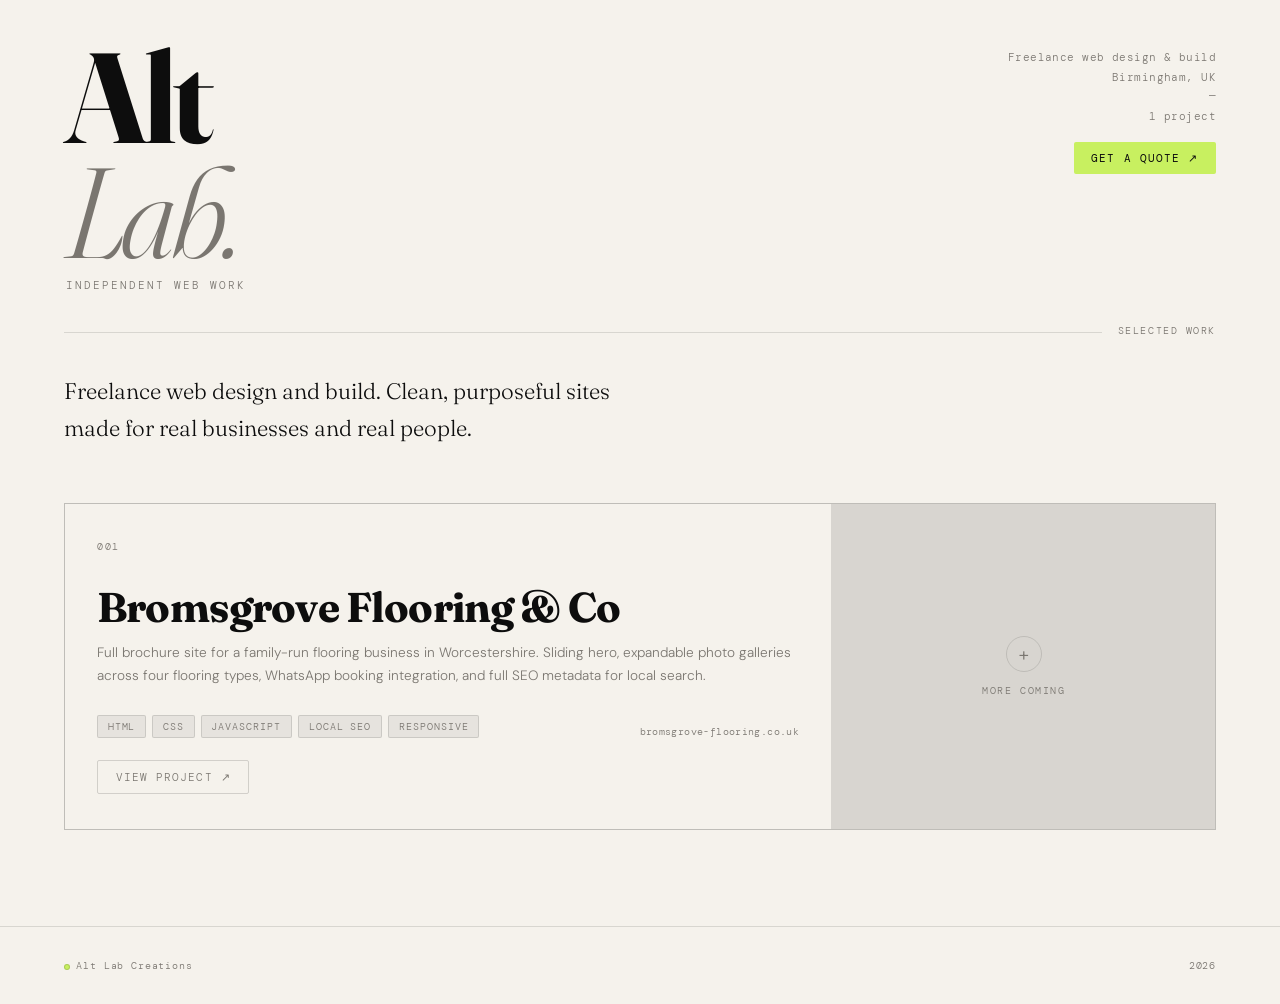
<file: index.html>
<!DOCTYPE html>
<html lang="en">
<head>
  <meta charset="UTF-8">
  <meta name="viewport" content="width=device-width, initial-scale=1.0">
  <title>Alt Lab Creations — Freelance Web Design &amp; Build</title>
  <meta name="description" content="Freelance web design and build based in Birmingham, UK. Clean, purposeful sites for real businesses.">
  <link rel="preconnect" href="https://fonts.googleapis.com">
  <link href="https://fonts.googleapis.com/css2?family=DM+Mono:wght@300;400;500&family=Fraunces:ital,opsz,wght@0,9..144,300;0,9..144,700;1,9..144,300&family=DM+Sans:wght@300;400;500&display=swap" rel="stylesheet">
  <link rel="stylesheet" href="css/styles.css">
</head>
<body>

  <div id="partial-header"></div>
  <div id="partial-divider"></div>
  <div id="partial-intro"></div>
  <div id="partial-projects"></div>
  <div id="partial-footer"></div>
  <div id="partial-modal"></div>

  <script src="js/main.js"></script>
</body>
</html>
</file>
<file: css/styles.css>
*, *::before, *::after { box-sizing: border-box; margin: 0; padding: 0; }

  :root {
    --ink: #0d0d0d;
    --paper: #f5f2ec;
    --accent: #c8f060;
    --muted: #7a7670;
    --border: rgba(13,13,13,0.12);
    --card-bg: #ffffff;
    --tag-bg: rgba(13,13,13,0.06);
  }

  html { scroll-behavior: smooth; }

  body {
    background: var(--paper);
    color: var(--ink);
    font-family: 'DM Sans', sans-serif;
    font-weight: 300;
    min-height: 100vh;
    overflow-x: hidden;
  }

  /* ── HEADER ── */
  header {
    padding: 2.5rem 5vw 0;
    display: flex;
    justify-content: space-between;
    align-items: flex-start;
  }

  .brand {
    display: flex;
    flex-direction: column;
    gap: 0;
  }

  .brand-name {
    font-family: 'Fraunces', serif;
    font-weight: 700;
    font-size: clamp(3.5rem, 10vw, 8rem);
    line-height: 0.9;
    letter-spacing: -0.03em;
    color: var(--ink);
  }

  .brand-name span {
    font-style: italic;
    font-weight: 300;
    color: var(--muted);
  }

  .brand-sub {
    font-family: 'DM Mono', monospace;
    font-size: 0.7rem;
    letter-spacing: 0.18em;
    text-transform: uppercase;
    color: var(--muted);
    margin-top: 0.5rem;
    padding-left: 0.1rem;
  }

  .header-info {
    text-align: right;
    padding-top: 0.5rem;
  }

  .header-info p {
    font-family: 'DM Mono', monospace;
    font-size: 0.68rem;
    color: var(--muted);
    line-height: 1.8;
    letter-spacing: 0.04em;
  }

  /* ── DIVIDER ── */
  .divider {
    width: calc(100% - 10vw);
    margin: 2.5rem 5vw;
    height: 1px;
    background: var(--border);
    position: relative;
  }

  .divider::after {
    content: attr(data-label);
    position: absolute;
    right: 0;
    top: -0.55rem;
    background: var(--paper);
    padding-left: 1rem;
    font-family: 'DM Mono', monospace;
    font-size: 0.65rem;
    letter-spacing: 0.15em;
    text-transform: uppercase;
    color: var(--muted);
  }

  /* ── INTRO ── */
  .intro {
    padding: 0 5vw 3.5rem;
    max-width: 680px;
  }

  .intro p {
    font-family: 'Fraunces', serif;
    font-size: clamp(1.1rem, 2.2vw, 1.4rem);
    font-weight: 300;
    line-height: 1.65;
    color: var(--ink);
  }

  /* ── GRID ── */
  .grid-section {
    padding: 0 5vw 6rem;
  }

  .projects-grid {
    display: grid;
    grid-template-columns: repeat(auto-fill, minmax(min(320px, 100%), 1fr));
    gap: 1.5px;
    background: var(--border);
    border: 1px solid var(--border);
  }

  /* ── PROJECT CARD ── */
  .project-card {
    background: var(--paper);
    padding: 2.2rem 2rem;
    position: relative;
    overflow: hidden;
    cursor: pointer;
    transition: background 0.25s ease;
    text-decoration: none;
    color: inherit;
    display: block;
  }

  .project-card::before {
    content: '';
    position: absolute;
    inset: 0;
    background: var(--ink);
    transform: scaleY(0);
    transform-origin: bottom;
    transition: transform 0.4s cubic-bezier(0.76, 0, 0.24, 1);
    z-index: 0;
  }

  .project-card:hover::before { transform: scaleY(1); }

  .project-card > * { position: relative; z-index: 1; }

  .project-card:hover .card-index,
  .project-card:hover .card-title,
  .project-card:hover .card-desc,
  .project-card:hover .card-tags .tag,
  .project-card:hover .card-url {
    color: var(--paper);
  }

  .project-card:hover .tag {
    background: rgba(245,242,236,0.12);
    border-color: rgba(245,242,236,0.2);
  }



  .card-top {
    display: flex;
    justify-content: space-between;
    align-items: flex-start;
    margin-bottom: 2rem;
  }

  .card-index {
    font-family: 'DM Mono', monospace;
    font-size: 0.65rem;
    letter-spacing: 0.15em;
    color: var(--muted);
    transition: color 0.25s;
  }

  .card-arrow {
    font-size: 1.1rem;
    color: var(--muted);
    transition: transform 0.3s cubic-bezier(0.34, 1.56, 0.64, 1), color 0.25s;
    line-height: 1;
  }

  .card-title {
    font-family: 'Fraunces', serif;
    font-size: clamp(1.35rem, 2.5vw, 1.7rem);
    font-weight: 700;
    line-height: 1.1;
    letter-spacing: -0.02em;
    margin-bottom: 0.75rem;
    transition: color 0.25s;
  }

  .card-desc {
    font-size: 0.85rem;
    line-height: 1.65;
    color: var(--muted);
    margin-bottom: 1.75rem;
    transition: color 0.25s;
  }

  .card-bottom {
    display: flex;
    justify-content: space-between;
    align-items: flex-end;
    gap: 1rem;
  }

  .card-tags {
    display: flex;
    flex-wrap: wrap;
    gap: 0.4rem;
  }

  .tag {
    font-family: 'DM Mono', monospace;
    font-size: 0.6rem;
    letter-spacing: 0.1em;
    text-transform: uppercase;
    padding: 0.25rem 0.6rem;
    border: 1px solid var(--border);
    border-radius: 2px;
    background: var(--tag-bg);
    color: var(--muted);
    transition: background 0.25s, border-color 0.25s, color 0.25s;
  }

  .card-url {
    font-family: 'DM Mono', monospace;
    font-size: 0.6rem;
    color: var(--muted);
    white-space: nowrap;
    letter-spacing: 0.04em;
    transition: color 0.25s;
    text-decoration: none;
  }

  /* ── FEATURED CARD (spans 2 cols) ── */
  .project-card.featured {
    grid-column: span 2;
  }

  @media (max-width: 700px) {
    .project-card.featured { grid-column: span 1; }
  }

  .featured .card-title {
    font-size: clamp(1.8rem, 4vw, 2.6rem);
  }

  /* ── ADD NEW card ── */
  .add-card {
    background: transparent;
    border: none;
    padding: 2.2rem 2rem;
    display: flex;
    flex-direction: column;
    align-items: center;
    justify-content: center;
    gap: 0.75rem;
    cursor: pointer;
    color: var(--muted);
    transition: background 0.2s;
    min-height: 180px;
    text-decoration: none;
    position: relative;
    z-index: 0;
  }

  .add-card:hover {
    background: rgba(13,13,13,0.04);
  }

  .add-icon {
    width: 36px;
    height: 36px;
    border: 1px solid var(--border);
    border-radius: 50%;
    display: flex;
    align-items: center;
    justify-content: center;
    font-size: 1.2rem;
    font-weight: 300;
    transition: border-color 0.2s, transform 0.3s cubic-bezier(0.34, 1.56, 0.64, 1);
  }

  .add-card:hover .add-icon {
    border-color: var(--ink);
    transform: rotate(90deg);
  }

  .add-label {
    font-family: 'DM Mono', monospace;
    font-size: 0.65rem;
    letter-spacing: 0.15em;
    text-transform: uppercase;
  }

  /* ── FOOTER ── */
  footer {
    padding: 2rem 5vw;
    border-top: 1px solid var(--border);
    display: flex;
    justify-content: space-between;
    align-items: center;
    flex-wrap: wrap;
    gap: 1rem;
  }

  footer p {
    font-family: 'DM Mono', monospace;
    font-size: 0.65rem;
    color: var(--muted);
    letter-spacing: 0.08em;
  }

  .footer-dot {
    width: 6px;
    height: 6px;
    background: var(--accent);
    border-radius: 50%;
    border: 1px solid rgba(0,0,0,0.15);
    display: inline-block;
    margin-right: 0.4rem;
    vertical-align: middle;
  }

  /* ── ANIMATIONS ── */
  @keyframes fadeUp {
    from { opacity: 0; transform: translateY(20px); }
    to   { opacity: 1; transform: translateY(0); }
  }

  .brand-name    { animation: fadeUp 0.7s ease both; }
  .brand-sub     { animation: fadeUp 0.7s 0.1s ease both; }
  .intro p       { animation: fadeUp 0.7s 0.2s ease both; }
  .projects-grid { animation: fadeUp 0.7s 0.3s ease both; }

  @media (max-width: 640px) {
    header {
      flex-direction: column;
      gap: 1rem;
      padding: 1.75rem 5vw 0;
    }
    .header-info { text-align: left; }

    .brand-name { font-size: clamp(3rem, 16vw, 5rem); }

    .divider { margin: 1.75rem 5vw; }

    .intro { padding: 0 5vw 2.5rem; }

    .grid-section { padding: 0 5vw 4rem; }

    .projects-grid {
      grid-template-columns: 1fr;
      gap: 1px;
    }

    .project-card,
    .project-card.featured {
      grid-column: span 1;
      padding: 1.6rem 1.25rem;
    }

    .featured .card-title {
      font-size: clamp(1.5rem, 6vw, 2rem);
    }

    .card-bottom {
      flex-direction: column;
      align-items: flex-start;
      gap: 0.75rem;
    }

    .card-url {
      font-size: 0.65rem;
      opacity: 0.7;
    }

    .add-card { min-height: 140px; }

    footer {
      flex-direction: column;
      align-items: flex-start;
      gap: 0.5rem;
      padding: 1.5rem 5vw;
    }
  }

  /* Touch devices: allow tap to trigger the hover reveal */
  .project-card.touched::before { transform: scaleY(1); }
  .project-card.touched .card-index,
  .project-card.touched .card-title,
  .project-card.touched .card-desc,
  .project-card.touched .card-url { color: var(--paper); }
  .project-card.touched .tag {
    background: rgba(245,242,236,0.12);
    border-color: rgba(245,242,236,0.2);
    color: var(--paper);
  }


  /* Ensure tap targets are large enough on mobile */
  @media (max-width: 640px) {
    .tag { padding: 0.3rem 0.7rem; }
  }

  /* ── QUOTE BUTTON ── */
  .cta-btn {
    margin-top: 1rem;
    display: inline-block;
    font-family: 'DM Mono', monospace;
    font-size: 0.68rem;
    letter-spacing: 0.1em;
    text-transform: uppercase;
    color: var(--ink);
    background: var(--accent);
    border: none;
    padding: 0.55rem 1.1rem;
    border-radius: 2px;
    cursor: pointer;
    transition: background 0.2s, transform 0.15s;
    white-space: nowrap;
  }
  .cta-btn:hover { background: #b8e040; transform: translateY(-1px); }
  .cta-btn:active { transform: translateY(0); }

  /* ── MODAL OVERLAY ── */
  .modal-overlay {
    display: none;
    position: fixed;
    inset: 0;
    background: rgba(13,13,13,0.6);
    backdrop-filter: blur(4px);
    z-index: 1000;
    align-items: center;
    justify-content: center;
    padding: 1.5rem;
  }
  .modal-overlay.open { display: flex; }
  body.modal-open { overflow: hidden; touch-action: none; }

  /* ── MODAL PANEL ── */
  .modal-panel {
    background: var(--paper);
    width: 100%;
    max-width: 520px;
    max-height: 90dvh;
    overflow-y: auto;
    border-radius: 4px;
    position: relative;
    animation: modalIn 0.3s cubic-bezier(0.34, 1.3, 0.64, 1) both;
  }

  @keyframes modalIn {
    from { opacity: 0; transform: translateY(24px) scale(0.97); }
    to   { opacity: 1; transform: translateY(0) scale(1); }
  }

  .modal-header {
    padding: 2rem 2rem 0;
    display: flex;
    justify-content: space-between;
    align-items: flex-start;
  }

  .modal-title {
    font-family: 'Fraunces', serif;
    font-size: 1.7rem;
    font-weight: 700;
    letter-spacing: -0.02em;
    line-height: 1.1;
  }

  .modal-title span {
    font-style: italic;
    font-weight: 300;
    color: var(--muted);
  }

  .modal-close {
    background: none;
    border: 1px solid var(--border);
    color: var(--muted);
    width: 32px;
    height: 32px;
    border-radius: 50%;
    cursor: pointer;
    font-size: 1rem;
    display: flex;
    align-items: center;
    justify-content: center;
    flex-shrink: 0;
    transition: border-color 0.2s, color 0.2s;
  }
  .modal-close:hover { border-color: var(--ink); color: var(--ink); }

  .modal-sub {
    font-family: 'DM Mono', monospace;
    font-size: 0.65rem;
    letter-spacing: 0.1em;
    color: var(--muted);
    padding: 0.5rem 2rem 0;
  }

  /* ── FORM ── */
  .quote-form {
    padding: 1.75rem 2rem 2rem;
    display: flex;
    flex-direction: column;
    gap: 1.25rem;
  }

  .form-row {
    display: grid;
    grid-template-columns: 1fr 1fr;
    gap: 1rem;
  }

  .form-field {
    display: flex;
    flex-direction: column;
    gap: 0.4rem;
  }

  .form-field label {
    font-family: 'DM Mono', monospace;
    font-size: 0.62rem;
    letter-spacing: 0.12em;
    text-transform: uppercase;
    color: var(--muted);
  }

  .form-field input,
  .form-field select,
  .form-field textarea {
    background: white;
    border: 1px solid var(--border);
    border-radius: 2px;
    padding: 0.65rem 0.85rem;
    font-family: 'DM Sans', sans-serif;
    font-size: 0.9rem;
    color: var(--ink);
    outline: none;
    transition: border-color 0.2s;
    width: 100%;
    appearance: none;
    -webkit-appearance: none;
  }

  .form-field select {
    background-image: url("data:image/svg+xml,%3Csvg xmlns='http://www.w3.org/2000/svg' width='12' height='8' viewBox='0 0 12 8'%3E%3Cpath d='M1 1l5 5 5-5' stroke='%237a7670' stroke-width='1.5' fill='none' stroke-linecap='round'/%3E%3C/svg%3E");
    background-repeat: no-repeat;
    background-position: right 0.85rem center;
    padding-right: 2.2rem;
  }

  .form-field input:focus,
  .form-field select:focus,
  .form-field textarea:focus {
    border-color: var(--ink);
  }

  .form-field input::placeholder,
  .form-field textarea::placeholder {
    color: #b0ada8;
  }

  .form-field textarea {
    resize: vertical;
    min-height: 90px;
    line-height: 1.5;
  }

  .form-divider {
    height: 1px;
    background: var(--border);
    margin: 0.25rem 0;
  }

  .form-submit {
    width: 100%;
    background: var(--ink);
    color: var(--paper);
    border: none;
    border-radius: 2px;
    padding: 0.9rem;
    font-family: 'DM Mono', monospace;
    font-size: 0.72rem;
    letter-spacing: 0.15em;
    text-transform: uppercase;
    cursor: pointer;
    transition: background 0.2s, transform 0.15s;
    margin-top: 0.25rem;
  }
  .form-submit:hover { background: #2a2a2a; transform: translateY(-1px); }
  .form-submit:active { transform: translateY(0); }

  .form-note {
    font-family: 'DM Mono', monospace;
    font-size: 0.6rem;
    color: var(--muted);
    text-align: center;
    letter-spacing: 0.06em;
  }

  /* Success state */
  .modal-success {
    display: none;
    flex-direction: column;
    align-items: center;
    justify-content: center;
    padding: 3.5rem 2rem;
    text-align: center;
    gap: 1rem;
  }
  .modal-success.show { display: flex; }
  .success-tick {
    width: 48px;
    height: 48px;
    background: var(--accent);
    border-radius: 50%;
    display: flex;
    align-items: center;
    justify-content: center;
    font-size: 1.3rem;
  }
  .success-title {
    font-family: 'Fraunces', serif;
    font-size: 1.4rem;
    font-weight: 700;
  }
  .success-sub {
    font-family: 'DM Mono', monospace;
    font-size: 0.65rem;
    color: var(--muted);
    letter-spacing: 0.06em;
    line-height: 1.8;
  }

  @media (max-width: 640px) {
    .modal-overlay { padding: 1rem; align-items: flex-end; }
    .modal-panel { max-height: 85dvh; border-radius: 8px 8px 0 0; }
    .modal-header { padding: 1.5rem 1.5rem 0; }
    .modal-sub { padding: 0.4rem 1.5rem 0; }
    .quote-form { padding: 1.25rem 1.5rem 1.5rem; }
    .form-row { grid-template-columns: 1fr; gap: 1.25rem; }
    .cta-btn { margin-top: 0.75rem; }
  }


  /* ── VIEW PROJECT BUTTON ── */
  .card-view-btn {
    margin-top: 1.4rem;
    overflow: hidden;
    position: relative;
    z-index: 2;
  }

  .view-btn-inner {
    display: inline-block;
    font-family: 'DM Mono', monospace;
    font-size: 0.68rem;
    letter-spacing: 0.1em;
    text-transform: uppercase;
    padding: 0.55rem 1.1rem;
    border-radius: 2px;
    border: 1px solid rgba(13,13,13,0.15);
    color: var(--muted);
    background: transparent;
    transition: background 0.25s, color 0.25s, border-color 0.25s;
    pointer-events: none;
  }

  /* When card is black (hover/touched), button text goes muted so outline is visible */
  .project-card:hover .view-btn-inner,
  .project-card.touched .view-btn-inner {
    border-color: rgba(245,242,236,0.25);
    color: rgba(245,242,236,0.45);
  }

  /* On hover (desktop) — green filled, dark text */
  .project-card:hover .view-btn-inner {
    background: var(--accent) !important;
    color: var(--ink) !important;
    border-color: var(--accent) !important;
  }

  /* On touch-highlighted (mobile) — green filled, dark text */
  .project-card.touched .view-btn-inner {
    background: var(--accent) !important;
    color: var(--ink) !important;
    border-color: var(--accent) !important;
  }
</file>
